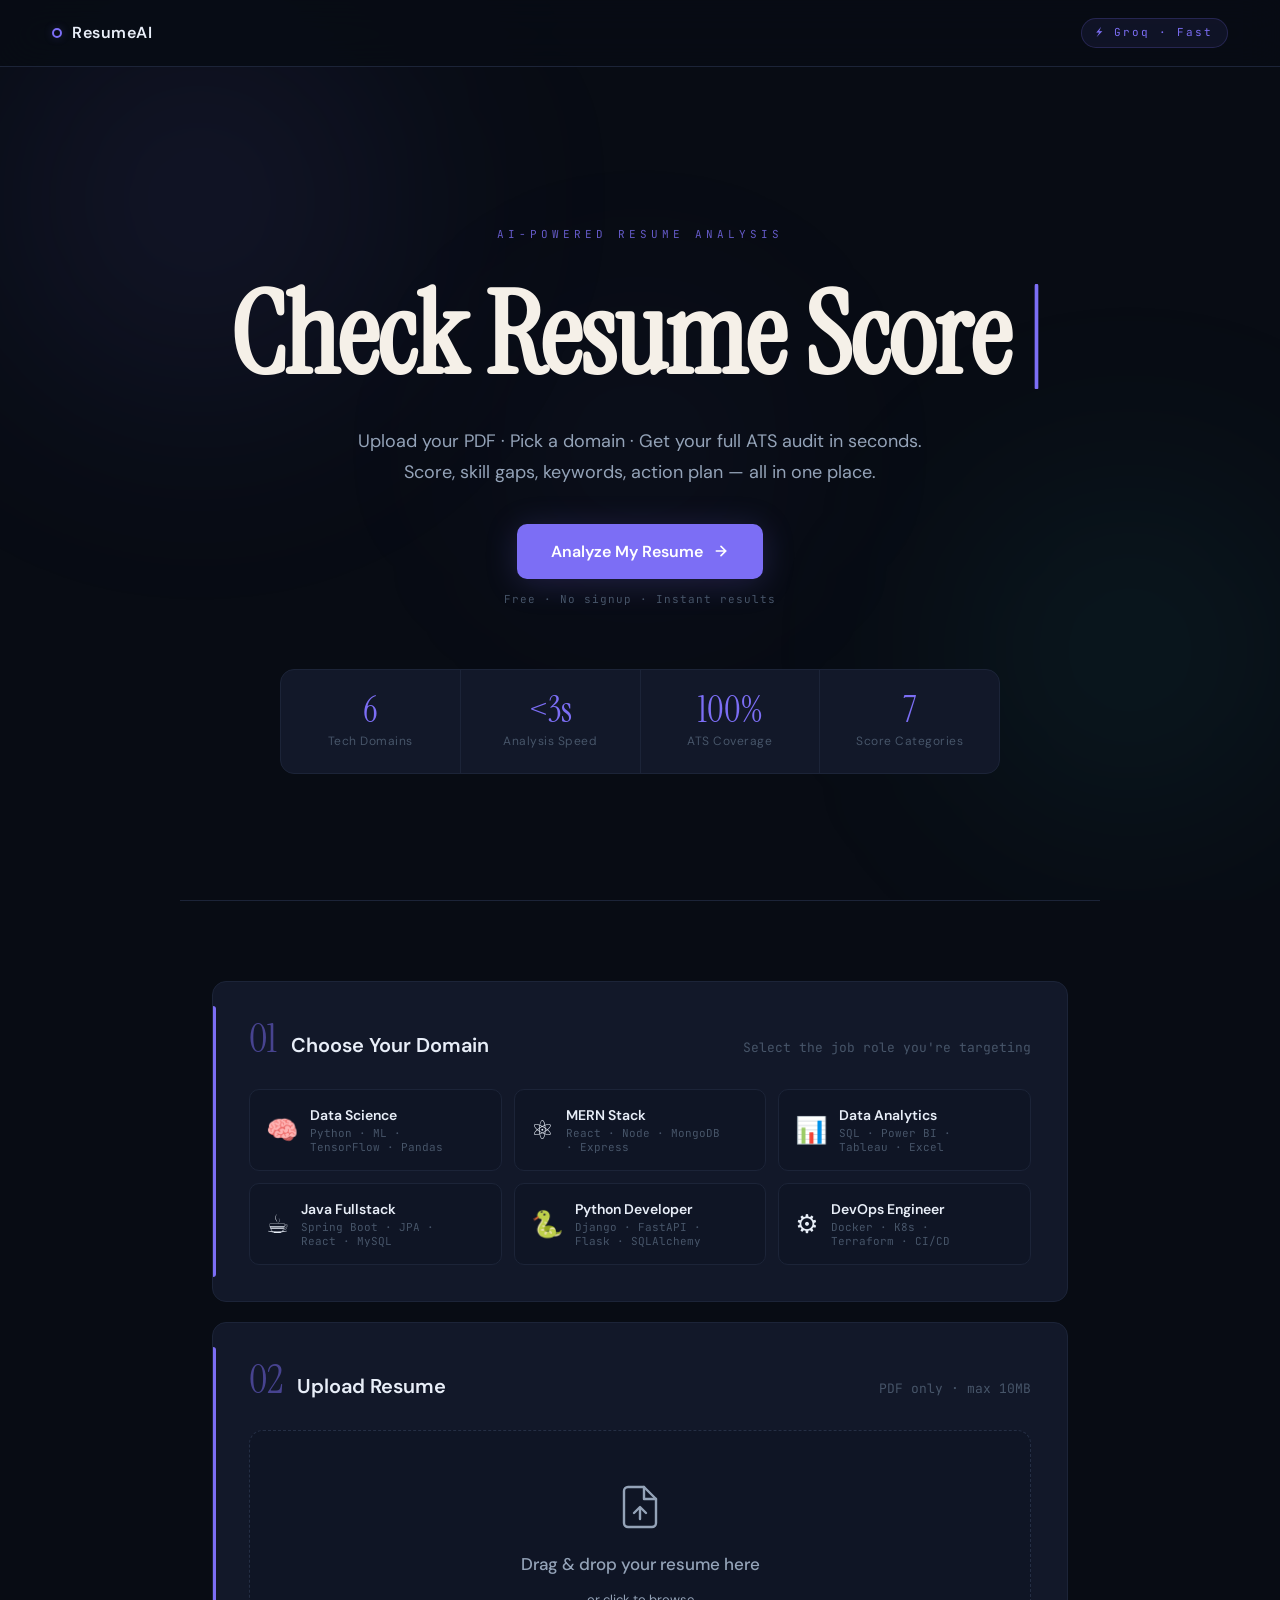
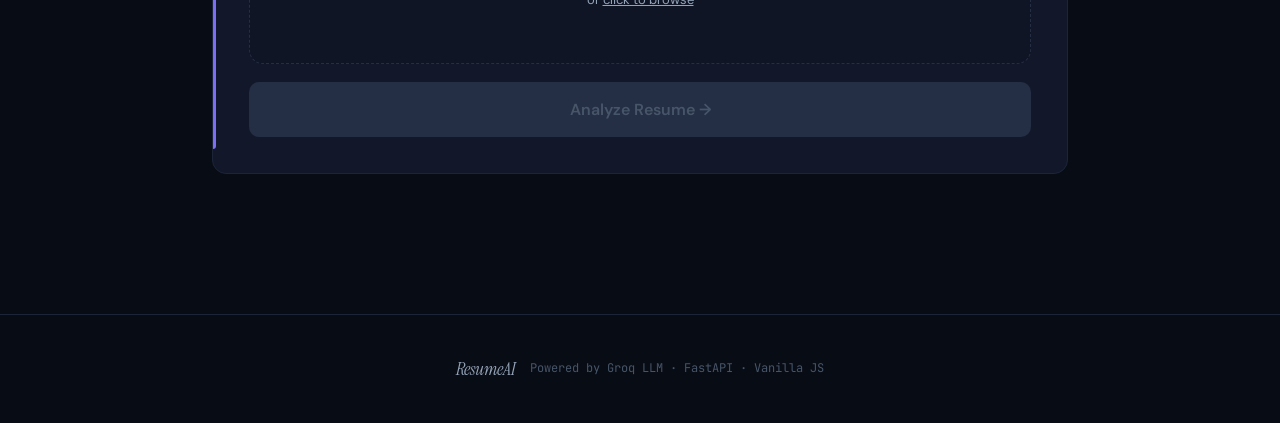
<file: Frontend/index.htm>
<!DOCTYPE html>
<html lang="en">
<head>
  <meta charset="UTF-8"/>
  <meta name="viewport" content="width=device-width, initial-scale=1.0"/>
  <title>ResumeAI — Check Your Resume Score</title>
  <link rel="stylesheet" href="style.css"/>
  <!-- Instrument Serif: editorial italic headline · DM Sans: clean body · JetBrains Mono: data -->
  <link href="https://fonts.googleapis.com/css2?family=DM+Sans:ital,wght@0,300;0,400;0,500;0,600;1,300&family=Instrument+Serif:ital@0;1&family=JetBrains+Mono:wght@400;500&display=swap" rel="stylesheet"/>
</head>
<body>

  <!-- ── NAVBAR ── -->
  <nav class="nav">
    <div class="nav-logo">
      <span class="logo-ring"></span>
      <span class="logo-text">ResumeAI</span>
    </div>
    <div class="nav-badge">⚡ Groq · Fast</div>
  </nav>

  <!-- ══════════════════════════════════════════
       HERO — typing headline, full viewport
  ══════════════════════════════════════════ -->
  <section class="hero">

    <!-- Soft ambient gradient blobs -->
    <div class="blob b1"></div>
    <div class="blob b2"></div>
    <div class="blob b3"></div>

    <!-- THE BIG TYPING HEADLINE -->
    <div class="headline-wrap">
      <div class="headline-eyebrow">AI-POWERED RESUME ANALYSIS</div>
      <h1 class="headline">
        <span id="typedText"></span><span class="cursor" id="cursor">|</span>
      </h1>
      <p class="headline-sub">
        Upload your PDF · Pick a domain · Get your full ATS audit in seconds.
        <br/>Score, skill gaps, keywords, action plan — all in one place.
      </p>
      <div class="headline-actions">
        <a href="#tool" class="cta-primary">
          Analyze My Resume
          <svg width="16" height="16" viewBox="0 0 24 24" fill="none" stroke="currentColor" stroke-width="2.5" stroke-linecap="round"><path d="M5 12h14M12 5l7 7-7 7"/></svg>
        </a>
        <div class="cta-meta">Free · No signup · Instant results</div>
      </div>
    </div>

    <!-- Feature strip at bottom of hero -->
    <div class="hero-strip">
      <div class="strip-item">
        <div class="si-num">6</div>
        <div class="si-label">Tech Domains</div>
      </div>
      <div class="strip-div"></div>
      <div class="strip-item">
        <div class="si-num">&lt;3s</div>
        <div class="si-label">Analysis Speed</div>
      </div>
      <div class="strip-div"></div>
      <div class="strip-item">
        <div class="si-num">100%</div>
        <div class="si-label">ATS Coverage</div>
      </div>
      <div class="strip-div"></div>
      <div class="strip-item">
        <div class="si-num">7</div>
        <div class="si-label">Score Categories</div>
      </div>
    </div>

  </section>

  <!-- ══════════════════════════════════════════
       ANALYZER TOOL
  ══════════════════════════════════════════ -->
  <main class="tool" id="tool">

    <!-- ── STEP 1: Domain ── -->
    <div class="step-block" id="panelDomain">
      <div class="step-label">
        <span class="sl-num">01</span>
        <span class="sl-title">Choose Your Domain</span>
        <span class="sl-sub">Select the job role you're targeting</span>
      </div>
      <div class="domain-grid">
        <button class="d-card" data-domain="Data Science">
          <span class="dc-icon">🧠</span>
          <div class="dc-body">
            <div class="dc-name">Data Science</div>
            <div class="dc-tags">Python · ML · TensorFlow · Pandas</div>
          </div>
          <span class="dc-check">✓</span>
        </button>
        <button class="d-card" data-domain="MERN Stack">
          <span class="dc-icon">⚛️</span>
          <div class="dc-body">
            <div class="dc-name">MERN Stack</div>
            <div class="dc-tags">React · Node · MongoDB · Express</div>
          </div>
          <span class="dc-check">✓</span>
        </button>
        <button class="d-card" data-domain="Data Analytics">
          <span class="dc-icon">📊</span>
          <div class="dc-body">
            <div class="dc-name">Data Analytics</div>
            <div class="dc-tags">SQL · Power BI · Tableau · Excel</div>
          </div>
          <span class="dc-check">✓</span>
        </button>
        <button class="d-card" data-domain="Java Fullstack">
          <span class="dc-icon">☕</span>
          <div class="dc-body">
            <div class="dc-name">Java Fullstack</div>
            <div class="dc-tags">Spring Boot · JPA · React · MySQL</div>
          </div>
          <span class="dc-check">✓</span>
        </button>
        <button class="d-card" data-domain="Python Developer">
          <span class="dc-icon">🐍</span>
          <div class="dc-body">
            <div class="dc-name">Python Developer</div>
            <div class="dc-tags">Django · FastAPI · Flask · SQLAlchemy</div>
          </div>
          <span class="dc-check">✓</span>
        </button>
        <button class="d-card" data-domain="DevOps Engineer">
          <span class="dc-icon">⚙️</span>
          <div class="dc-body">
            <div class="dc-name">DevOps Engineer</div>
            <div class="dc-tags">Docker · K8s · Terraform · CI/CD</div>
          </div>
          <span class="dc-check">✓</span>
        </button>
      </div>
    </div>

    <!-- ── STEP 2: Upload ── -->
    <div class="step-block" id="panelUpload">
      <div class="step-label">
        <span class="sl-num">02</span>
        <span class="sl-title">Upload Resume</span>
        <span class="sl-sub">PDF only · max 10MB</span>
      </div>

      <div class="dropzone" id="dropzone">
        <div class="dz-inner">
          <div class="dz-icon">
            <svg width="48" height="48" viewBox="0 0 24 24" fill="none" stroke="currentColor" stroke-width="1.2" stroke-linecap="round" stroke-linejoin="round">
              <path d="M14 2H6a2 2 0 0 0-2 2v16a2 2 0 0 0 2 2h12a2 2 0 0 0 2-2V8z"/>
              <polyline points="14 2 14 8 20 8"/>
              <line x1="12" y1="18" x2="12" y2="13"/>
              <polyline points="9 15 12 12 15 15"/>
            </svg>
          </div>
          <p class="dz-title">Drag & drop your resume here</p>
          <p class="dz-hint">or <u>click to browse</u></p>
          <div class="dz-name hidden" id="dzName">
            <span class="dz-name-icon">📄</span>
            <span id="dzNameText">resume.pdf</span>
          </div>
        </div>
        <input type="file" id="fileInput" accept=".pdf" hidden/>
      </div>

      <button class="analyze-btn" id="analyzeBtn" disabled>
        <span id="btnLabel">Analyze Resume →</span>
        <div id="btnSpinner" class="spinner hidden"></div>
      </button>

      <div class="progress-block hidden" id="progressBlock">
        <div class="pb-track"><div class="pb-fill" id="progFill"></div></div>
        <div class="pb-text" id="progStatus">Initializing...</div>
      </div>

      <div class="error-block hidden" id="errorBanner">
        <span class="eb-icon">⚠</span>
        <span id="errorText">An error occurred.</span>
      </div>
    </div>

    <!-- ══════════════════════════════
         RESULTS
    ══════════════════════════════ -->
    <div class="results hidden" id="results">

      <!-- Score + verdict -->
      <div class="r-top">
        <div class="r-ring-wrap">
          <svg viewBox="0 0 180 180" class="r-ring-svg">
            <circle class="rr-bg" cx="90" cy="90" r="74"/>
            <circle class="rr-fg" id="ringFg" cx="90" cy="90" r="74"
              stroke-dasharray="0 465" transform="rotate(-90 90 90)"/>
          </svg>
          <div class="r-ring-center">
            <div class="r-score" id="ringScore">--</div>
            <div class="r-score-lbl">ATS SCORE</div>
          </div>
        </div>
        <div class="r-meta">
          <div class="r-verdict" id="rVerdict">--</div>
          <div class="r-meta-grid">
            <div class="rmg-item">
              <span class="rmg-k">Domain</span>
              <span class="rmg-v" id="mDomain">--</span>
            </div>
            <div class="rmg-item">
              <span class="rmg-k">Experience</span>
              <span class="rmg-v" id="mExp">--</span>
            </div>
            <div class="rmg-item">
              <span class="rmg-k">Keywords Found</span>
              <span class="rmg-v" id="mKw">--</span>
            </div>
          </div>
          <div class="r-summary">
            <div class="rs-label">AI SUMMARY</div>
            <div class="rs-text" id="rSummary">--</div>
          </div>
        </div>
      </div>

      <!-- Section scores -->
      <div class="r-card">
        <div class="rc-title">Section Scores</div>
        <div id="sectionBars" class="bar-list"></div>
      </div>

      <!-- Skills -->
      <div class="r-card">
        <div class="rc-title">Skills Quality</div>
        <div id="skillsGrid" class="sk-grid"></div>
      </div>

      <!-- 3 columns -->
      <div class="r-three">
        <div class="r-card">
          <div class="rc-title rc-green">✅ Strengths</div>
          <ul id="strengthsList" class="tag-list tl-g"></ul>
        </div>
        <div class="r-card">
          <div class="rc-title rc-red">⚠️ Missing Sections</div>
          <ul id="missingSections" class="tag-list tl-r"></ul>
        </div>
        <div class="r-card">
          <div class="rc-title rc-amber">🔑 Missing Keywords</div>
          <ul id="missingKeywords" class="tag-list tl-a"></ul>
        </div>
      </div>

      <!-- Keywords found -->
      <div class="r-card">
        <div class="rc-title">🟢 Keywords Found</div>
        <div id="kwFound" class="kw-cloud"></div>
      </div>

      <!-- Action plan -->
      <div class="r-card">
        <div class="rc-title">💡 Action Plan</div>
        <div id="actionList" class="action-list"></div>
      </div>

      <div class="reset-row">
        <button id="resetBtn" class="reset-btn">← Analyze Another Resume</button>
      </div>
    </div>

  </main>

  <!-- ── FOOTER ── -->
  <footer class="footer">
    <span class="footer-brand">ResumeAI</span>
    <span>Powered by Groq LLM · FastAPI · Vanilla JS</span>
  </footer>

  <script src="app.js"></script>
</body>
</html>
</file>
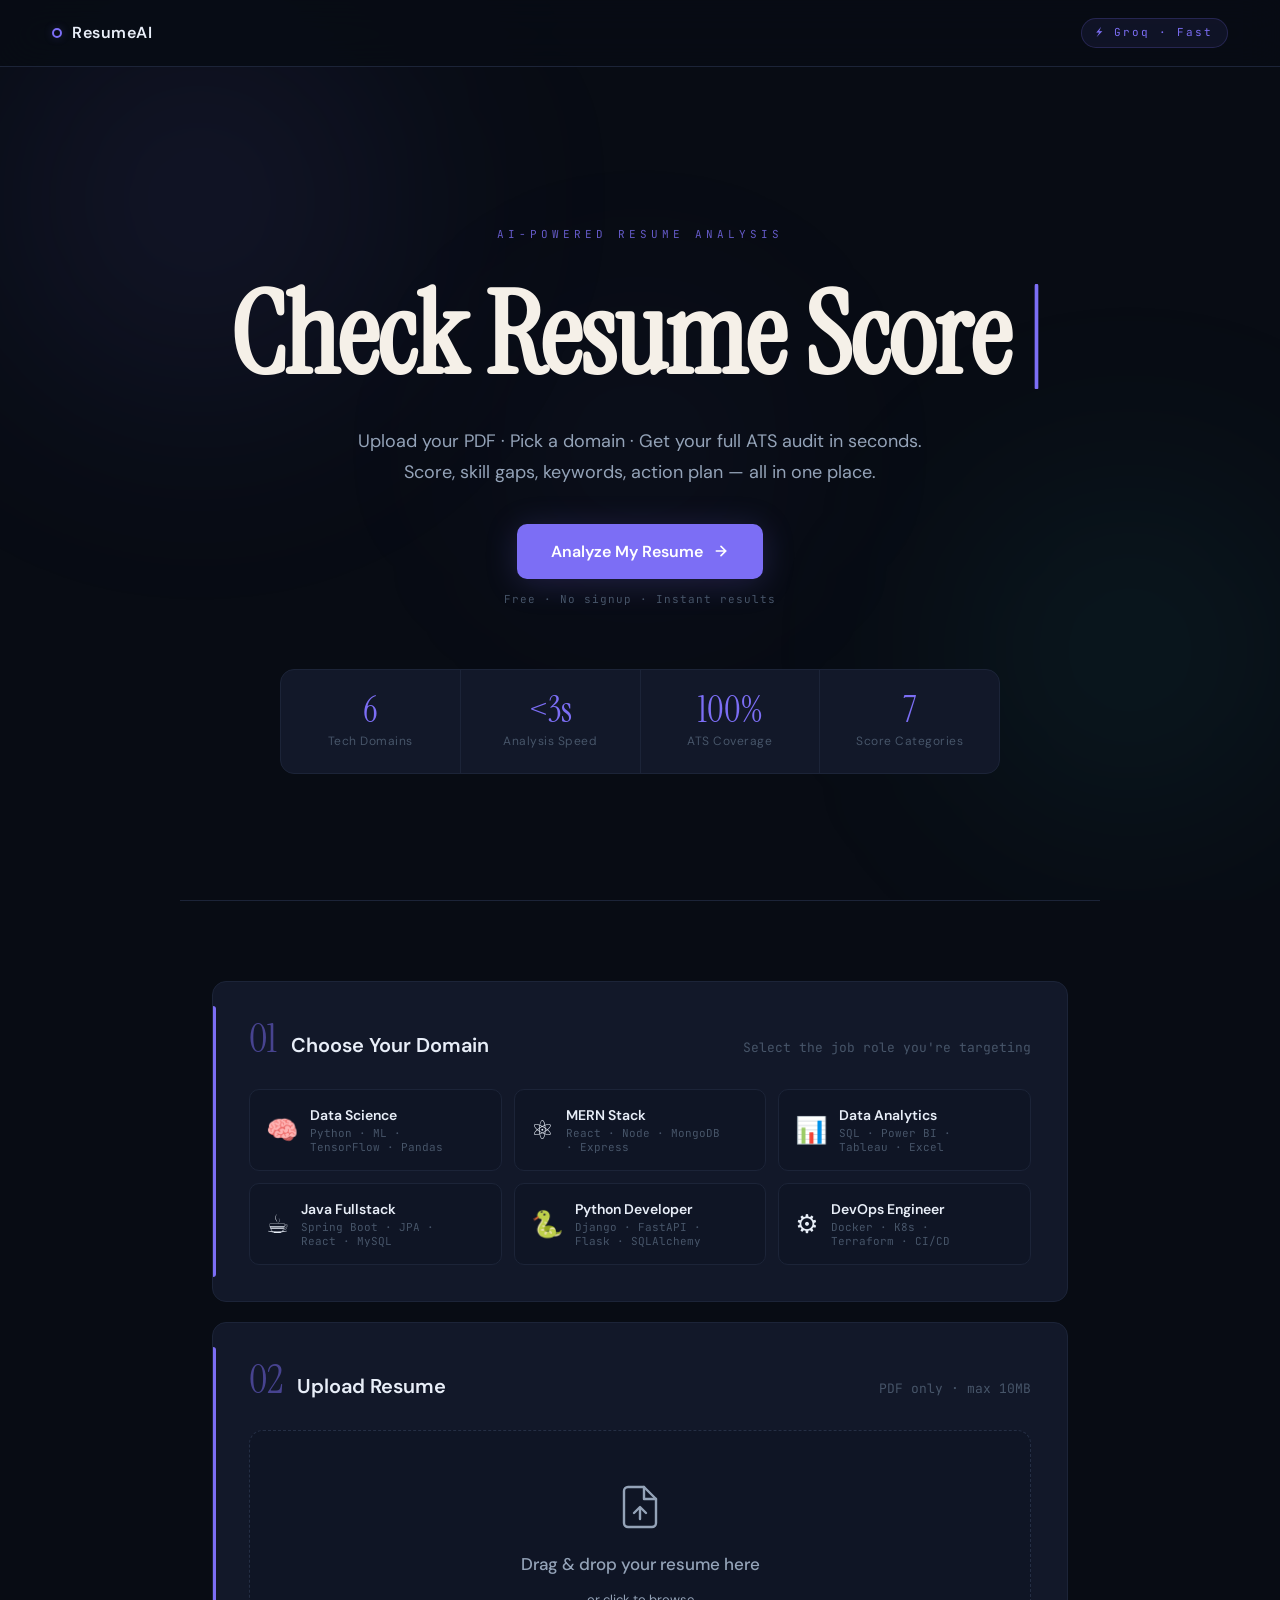
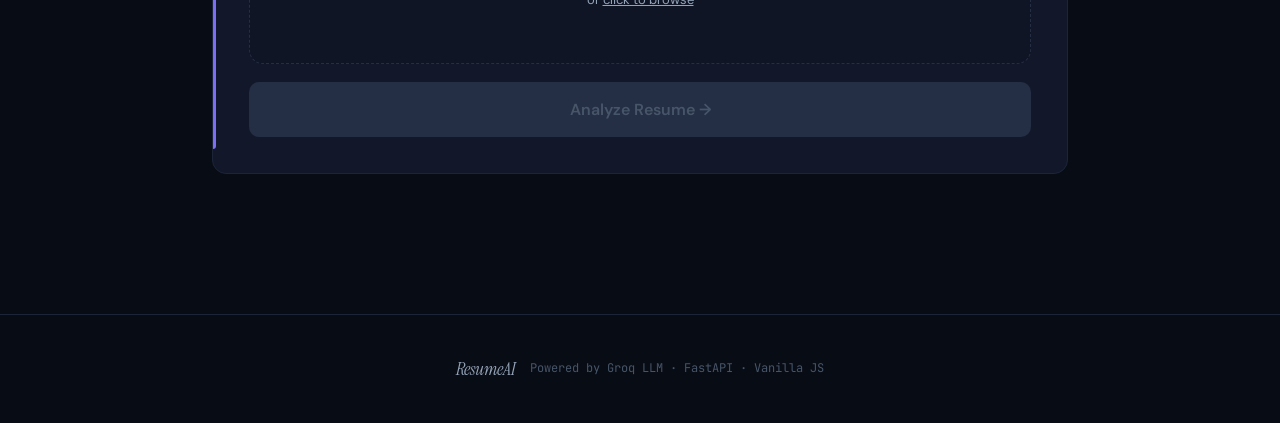
<file: Frontend/index.html>
<!DOCTYPE html>
<html lang="en">
<head>
  <meta charset="UTF-8"/>
  <meta name="viewport" content="width=device-width, initial-scale=1.0"/>
  <title>ResumeAI — Check Your Resume Score</title>
  <link rel="stylesheet" href="style.css"/>
  <!-- Instrument Serif: editorial italic headline · DM Sans: clean body · JetBrains Mono: data -->
  <link href="https://fonts.googleapis.com/css2?family=DM+Sans:ital,wght@0,300;0,400;0,500;0,600;1,300&family=Instrument+Serif:ital@0;1&family=JetBrains+Mono:wght@400;500&display=swap" rel="stylesheet"/>
</head>
<body>

  <!-- ── NAVBAR ── -->
  <nav class="nav">
    <div class="nav-logo">
      <span class="logo-ring"></span>
      <span class="logo-text">ResumeAI</span>
    </div>
    <div class="nav-badge">⚡ Groq · Fast</div>
  </nav>

  <!-- ══════════════════════════════════════════
       HERO — typing headline, full viewport
  ══════════════════════════════════════════ -->
  <section class="hero">

    <!-- Soft ambient gradient blobs -->
    <div class="blob b1"></div>
    <div class="blob b2"></div>
    <div class="blob b3"></div>

    <!-- THE BIG TYPING HEADLINE -->
    <div class="headline-wrap">
      <div class="headline-eyebrow">AI-POWERED RESUME ANALYSIS</div>
      <h1 class="headline">
        <span id="typedText"></span><span class="cursor" id="cursor">|</span>
      </h1>
      <p class="headline-sub">
        Upload your PDF · Pick a domain · Get your full ATS audit in seconds.
        <br/>Score, skill gaps, keywords, action plan — all in one place.
      </p>
      <div class="headline-actions">
        <a href="#tool" class="cta-primary">
          Analyze My Resume
          <svg width="16" height="16" viewBox="0 0 24 24" fill="none" stroke="currentColor" stroke-width="2.5" stroke-linecap="round"><path d="M5 12h14M12 5l7 7-7 7"/></svg>
        </a>
        <div class="cta-meta">Free · No signup · Instant results</div>
      </div>
    </div>

    <!-- Feature strip at bottom of hero -->
    <div class="hero-strip">
      <div class="strip-item">
        <div class="si-num">6</div>
        <div class="si-label">Tech Domains</div>
      </div>
      <div class="strip-div"></div>
      <div class="strip-item">
        <div class="si-num">&lt;3s</div>
        <div class="si-label">Analysis Speed</div>
      </div>
      <div class="strip-div"></div>
      <div class="strip-item">
        <div class="si-num">100%</div>
        <div class="si-label">ATS Coverage</div>
      </div>
      <div class="strip-div"></div>
      <div class="strip-item">
        <div class="si-num">7</div>
        <div class="si-label">Score Categories</div>
      </div>
    </div>

  </section>

  <!-- ══════════════════════════════════════════
       ANALYZER TOOL
  ══════════════════════════════════════════ -->
  <main class="tool" id="tool">

    <!-- ── STEP 1: Domain ── -->
    <div class="step-block" id="panelDomain">
      <div class="step-label">
        <span class="sl-num">01</span>
        <span class="sl-title">Choose Your Domain</span>
        <span class="sl-sub">Select the job role you're targeting</span>
      </div>
      <div class="domain-grid">
        <button class="d-card" data-domain="Data Science">
          <span class="dc-icon">🧠</span>
          <div class="dc-body">
            <div class="dc-name">Data Science</div>
            <div class="dc-tags">Python · ML · TensorFlow · Pandas</div>
          </div>
          <span class="dc-check">✓</span>
        </button>
        <button class="d-card" data-domain="MERN Stack">
          <span class="dc-icon">⚛️</span>
          <div class="dc-body">
            <div class="dc-name">MERN Stack</div>
            <div class="dc-tags">React · Node · MongoDB · Express</div>
          </div>
          <span class="dc-check">✓</span>
        </button>
        <button class="d-card" data-domain="Data Analytics">
          <span class="dc-icon">📊</span>
          <div class="dc-body">
            <div class="dc-name">Data Analytics</div>
            <div class="dc-tags">SQL · Power BI · Tableau · Excel</div>
          </div>
          <span class="dc-check">✓</span>
        </button>
        <button class="d-card" data-domain="Java Fullstack">
          <span class="dc-icon">☕</span>
          <div class="dc-body">
            <div class="dc-name">Java Fullstack</div>
            <div class="dc-tags">Spring Boot · JPA · React · MySQL</div>
          </div>
          <span class="dc-check">✓</span>
        </button>
        <button class="d-card" data-domain="Python Developer">
          <span class="dc-icon">🐍</span>
          <div class="dc-body">
            <div class="dc-name">Python Developer</div>
            <div class="dc-tags">Django · FastAPI · Flask · SQLAlchemy</div>
          </div>
          <span class="dc-check">✓</span>
        </button>
        <button class="d-card" data-domain="DevOps Engineer">
          <span class="dc-icon">⚙️</span>
          <div class="dc-body">
            <div class="dc-name">DevOps Engineer</div>
            <div class="dc-tags">Docker · K8s · Terraform · CI/CD</div>
          </div>
          <span class="dc-check">✓</span>
        </button>
      </div>
    </div>

    <!-- ── STEP 2: Upload ── -->
    <div class="step-block" id="panelUpload">
      <div class="step-label">
        <span class="sl-num">02</span>
        <span class="sl-title">Upload Resume</span>
        <span class="sl-sub">PDF only · max 10MB</span>
      </div>

      <div class="dropzone" id="dropzone">
        <div class="dz-inner">
          <div class="dz-icon">
            <svg width="48" height="48" viewBox="0 0 24 24" fill="none" stroke="currentColor" stroke-width="1.2" stroke-linecap="round" stroke-linejoin="round">
              <path d="M14 2H6a2 2 0 0 0-2 2v16a2 2 0 0 0 2 2h12a2 2 0 0 0 2-2V8z"/>
              <polyline points="14 2 14 8 20 8"/>
              <line x1="12" y1="18" x2="12" y2="13"/>
              <polyline points="9 15 12 12 15 15"/>
            </svg>
          </div>
          <p class="dz-title">Drag & drop your resume here</p>
          <p class="dz-hint">or <u>click to browse</u></p>
          <div class="dz-name hidden" id="dzName">
            <span class="dz-name-icon">📄</span>
            <span id="dzNameText">resume.pdf</span>
          </div>
        </div>
        <input type="file" id="fileInput" accept=".pdf" hidden/>
      </div>

      <button class="analyze-btn" id="analyzeBtn" disabled>
        <span id="btnLabel">Analyze Resume →</span>
        <div id="btnSpinner" class="spinner hidden"></div>
      </button>

      <div class="progress-block hidden" id="progressBlock">
        <div class="pb-track"><div class="pb-fill" id="progFill"></div></div>
        <div class="pb-text" id="progStatus">Initializing...</div>
      </div>

      <div class="error-block hidden" id="errorBanner">
        <span class="eb-icon">⚠</span>
        <span id="errorText">An error occurred.</span>
      </div>
    </div>

    <!-- ══════════════════════════════
         RESULTS
    ══════════════════════════════ -->
    <div class="results hidden" id="results">

      <!-- Score + verdict -->
      <div class="r-top">
        <div class="r-ring-wrap">
          <svg viewBox="0 0 180 180" class="r-ring-svg">
            <circle class="rr-bg" cx="90" cy="90" r="74"/>
            <circle class="rr-fg" id="ringFg" cx="90" cy="90" r="74"
              stroke-dasharray="0 465" transform="rotate(-90 90 90)"/>
          </svg>
          <div class="r-ring-center">
            <div class="r-score" id="ringScore">--</div>
            <div class="r-score-lbl">ATS SCORE</div>
          </div>
        </div>
        <div class="r-meta">
          <div class="r-verdict" id="rVerdict">--</div>
          <div class="r-meta-grid">
            <div class="rmg-item">
              <span class="rmg-k">Domain</span>
              <span class="rmg-v" id="mDomain">--</span>
            </div>
            <div class="rmg-item">
              <span class="rmg-k">Experience</span>
              <span class="rmg-v" id="mExp">--</span>
            </div>
            <div class="rmg-item">
              <span class="rmg-k">Keywords Found</span>
              <span class="rmg-v" id="mKw">--</span>
            </div>
          </div>
          <div class="r-summary">
            <div class="rs-label">AI SUMMARY</div>
            <div class="rs-text" id="rSummary">--</div>
          </div>
        </div>
      </div>

      <!-- Section scores -->
      <div class="r-card">
        <div class="rc-title">Section Scores</div>
        <div id="sectionBars" class="bar-list"></div>
      </div>

      <!-- Skills -->
      <div class="r-card">
        <div class="rc-title">Skills Quality</div>
        <div id="skillsGrid" class="sk-grid"></div>
      </div>

      <!-- 3 columns -->
      <div class="r-three">
        <div class="r-card">
          <div class="rc-title rc-green">✅ Strengths</div>
          <ul id="strengthsList" class="tag-list tl-g"></ul>
        </div>
        <div class="r-card">
          <div class="rc-title rc-red">⚠️ Missing Sections</div>
          <ul id="missingSections" class="tag-list tl-r"></ul>
        </div>
        <div class="r-card">
          <div class="rc-title rc-amber">🔑 Missing Keywords</div>
          <ul id="missingKeywords" class="tag-list tl-a"></ul>
        </div>
      </div>

      <!-- Keywords found -->
      <div class="r-card">
        <div class="rc-title">🟢 Keywords Found</div>
        <div id="kwFound" class="kw-cloud"></div>
      </div>

      <!-- Action plan -->
      <div class="r-card">
        <div class="rc-title">💡 Action Plan</div>
        <div id="actionList" class="action-list"></div>
      </div>

      <div class="reset-row">
        <button id="resetBtn" class="reset-btn">← Analyze Another Resume</button>
      </div>
    </div>

  </main>

  <!-- ── FOOTER ── -->
  <footer class="footer">
    <span class="footer-brand">ResumeAI</span>
    <span>Powered by Groq LLM · FastAPI · Vanilla JS</span>
  </footer>

  <script src="app.js"></script>
</body>
</html>
</file>
<file: Frontend/style.css>
/* ══════════════════════════════════════════════
   DESIGN DIRECTION: Soft editorial luxury
   ─────────────────────────────────────────────
   • Near-black deep navy background (#080c14)
   • Warm cream headline text — huge Instrument Serif
   • Soft violet + teal accent system (NOT green on black)
   • DM Sans for everything UI, JetBrains Mono for data
   • Gentle gradient blobs for depth, no harsh borders
   • UNFORGETTABLE: the massive italic serif headline with
     typing animation in a sea of near-dark blue feels like
     a premium SaaS product — not a hacker tool
══════════════════════════════════════════════ */

:root {
  /* Backgrounds */
  --bg:        #080c14;
  --bg2:       #0c1120;
  --surface:   #0f1525;
  --card:      #121829;
  --card-h:    #161e30;

  /* Borders */
  --bdr:       #1c2438;
  --bdr2:      #242e44;

  /* Accent — violet/indigo primary */
  --accent:    #7c6ef5;
  --accent-d:  #7c6ef515;
  --accent-g:  #7c6ef535;

  /* Accent 2 — teal */
  --teal:      #2dd4bf;
  --teal-d:    #2dd4bf15;

  /* Semantic colors */
  --green:     #34d399;
  --green-d:   #34d39918;
  --red:       #f87171;
  --red-d:     #f8717118;
  --amber:     #fbbf24;
  --amber-d:   #fbbf2418;

  /* Text */
  --text:      #e8eef8;
  --text-2:    #94a3b8;
  --text-3:    #475569;
  --cream:     #f5f0e8;   /* headline color */

  /* Fonts */
  --serif:     'Instrument Serif', Georgia, serif;
  --sans:      'DM Sans', system-ui, sans-serif;
  --mono:      'JetBrains Mono', monospace;

  --r:         14px;
  --r-sm:      10px;
}

/* ── RESET ── */
*, *::before, *::after { box-sizing: border-box; margin: 0; padding: 0; }
html { scroll-behavior: smooth; }
body {
  background: var(--bg);
  color: var(--text);
  font-family: var(--sans);
  overflow-x: hidden;
  line-height: 1.6;
}
::-webkit-scrollbar { width: 5px; }
::-webkit-scrollbar-track { background: var(--bg); }
::-webkit-scrollbar-thumb { background: var(--bdr2); border-radius: 3px; }

/* ── NAVBAR ── */
.nav {
  position: fixed; top: 0; left: 0; right: 0; z-index: 100;
  display: flex; align-items: center; justify-content: space-between;
  padding: 18px 52px;
  background: rgba(8,12,20,0.85);
  backdrop-filter: blur(20px);
  border-bottom: 1px solid var(--bdr);
}
.nav-logo { display: flex; align-items: center; gap: 10px; }
.logo-ring {
  width: 10px; height: 10px; border-radius: 50%;
  border: 2px solid var(--accent);
  box-shadow: 0 0 10px var(--accent-g);
  animation: pulse 2.5s ease-in-out infinite;
}
@keyframes pulse { 0%,100% { opacity:1; box-shadow:0 0 10px var(--accent-g); } 50% { opacity:0.5; box-shadow:0 0 4px transparent; } }
.logo-text { font-family: var(--sans); font-size: 16px; font-weight: 600; letter-spacing: 0.5px; }
.nav-badge {
  font-family: var(--mono); font-size: 11px; letter-spacing: 2px;
  color: var(--accent); background: var(--accent-d);
  border: 1px solid var(--accent-g); border-radius: 100px; padding: 5px 14px;
}

/* ══════════════════════════════════════════════
   HERO
══════════════════════════════════════════════ */
.hero {
  min-height: 100vh;
  display: flex; flex-direction: column;
  align-items: center; justify-content: center;
  padding: 100px 40px 0;
  position: relative;
  overflow: hidden;
  text-align: center;
}

/* Ambient blobs */
.blob {
  position: absolute; border-radius: 50%;
  filter: blur(100px); pointer-events: none; z-index: 0;
}
.b1 {
  width: 600px; height: 600px;
  background: radial-gradient(circle, #7c6ef520, transparent 70%);
  top: -100px; left: -100px;
  animation: blobDrift 18s ease-in-out infinite alternate;
}
.b2 {
  width: 500px; height: 500px;
  background: radial-gradient(circle, #2dd4bf18, transparent 70%);
  bottom: 0; right: -100px;
  animation: blobDrift 22s ease-in-out infinite alternate-reverse;
}
.b3 {
  width: 400px; height: 400px;
  background: radial-gradient(circle, #7c6ef510, transparent 70%);
  top: 50%; left: 50%; transform: translate(-50%, -50%);
}
@keyframes blobDrift {
  from { transform: translate(0, 0); }
  to   { transform: translate(40px, 30px); }
}

/* Headline */
.headline-wrap {
  position: relative; z-index: 1;
  max-width: 900px;
  display: flex; flex-direction: column; align-items: center; gap: 28px;
}
.headline-eyebrow {
  font-family: var(--mono); font-size: 11px; letter-spacing: 4px;
  color: var(--accent); opacity: 0.8;
}

/* THE BIG HEADLINE */
.headline {
  font-family: var(--serif);
  font-size: clamp(56px, 9vw, 118px);
  line-height: 1.05;
  color: var(--cream);
  letter-spacing: -1px;
  min-height: 1.1em;   /* prevents layout shift while typing */
  display: flex; align-items: center; justify-content: center;
  flex-wrap: wrap; gap: 0 12px;
}
/* Blinking caret */
.cursor {
  color: var(--accent);
  animation: caretBlink 0.85s step-end infinite;
  font-weight: 300;
}
@keyframes caretBlink { 0%,100% { opacity:1; } 50% { opacity:0; } }

.headline-sub {
  font-size: 18px; line-height: 1.7; color: var(--text-2);
  max-width: 580px;
}
.headline-actions {
  display: flex; flex-direction: column; align-items: center; gap: 12px;
  margin-top: 8px;
}
.cta-primary {
  display: inline-flex; align-items: center; gap: 10px;
  padding: 15px 34px; border-radius: var(--r-sm);
  background: var(--accent);
  color: #fff; font-size: 16px; font-weight: 600;
  text-decoration: none; transition: all 0.2s;
  box-shadow: 0 4px 32px var(--accent-g);
}
.cta-primary:hover { transform: translateY(-2px); box-shadow: 0 8px 48px #7c6ef555; }
.cta-meta { font-family: var(--mono); font-size: 11px; color: var(--text-3); letter-spacing: 1px; }

/* Bottom feature strip */
.hero-strip {
  position: relative; z-index: 1;
  width: 100%; max-width: 720px;
  display: flex; align-items: stretch;
  background: var(--card); border: 1px solid var(--bdr);
  border-radius: var(--r); overflow: hidden;
  margin-top: 60px;
  margin-bottom: 0;
}
.strip-item {
  flex: 1; padding: 22px 20px; text-align: center;
  transition: background 0.15s;
}
.strip-item:hover { background: var(--card-h); }
.si-num {
  font-family: var(--serif);
  font-size: 36px; color: var(--accent); line-height: 1;
  margin-bottom: 4px;
}
.si-label { font-size: 12px; color: var(--text-3); letter-spacing: 0.5px; }
.strip-div { width: 1px; background: var(--bdr); align-self: stretch; }

/* ══════════════════════════════════════════════
   TOOL SECTION
══════════════════════════════════════════════ */
.tool {
  max-width: 920px; margin: 0 auto;
  padding: 80px 32px 120px;
  border-top: 1px solid var(--bdr);
  margin-top: 0;
}

/* Step block */
.step-block {
  background: var(--card); border: 1px solid var(--bdr);
  border-radius: var(--r); padding: 36px;
  margin-bottom: 20px; position: relative; overflow: hidden;
}
/* subtle left accent bar */
.step-block::before {
  content: ''; position: absolute;
  left: 0; top: 24px; bottom: 24px;
  width: 3px; background: var(--accent);
  border-radius: 0 3px 3px 0;
}
.step-label {
  display: flex; align-items: baseline; gap: 14px;
  margin-bottom: 28px; flex-wrap: wrap;
}
.sl-num {
  font-family: var(--serif); font-size: 40px; color: var(--accent);
  line-height: 1; opacity: 0.5;
}
.sl-title { font-size: 20px; font-weight: 600; }
.sl-sub { font-size: 13px; color: var(--text-3); font-family: var(--mono); margin-left: auto; }

/* ── Domain grid ── */
.domain-grid {
  display: grid; grid-template-columns: repeat(3, 1fr); gap: 12px;
}
.d-card {
  background: var(--surface); border: 1px solid var(--bdr);
  border-radius: var(--r-sm); padding: 16px;
  cursor: pointer; display: flex; align-items: center; gap: 12px;
  transition: all 0.18s; text-align: left; color: var(--text);
  font-family: var(--sans);
}
.d-card:hover { border-color: var(--accent); background: var(--accent-d); }
.d-card.active {
  border-color: var(--accent);
  background: var(--accent-d);
  box-shadow: 0 0 0 2px var(--accent-g);
}
.dc-icon { font-size: 26px; flex-shrink: 0; }
.dc-body { flex: 1; min-width: 0; }
.dc-name { font-size: 14px; font-weight: 600; margin-bottom: 2px; }
.dc-tags { font-size: 11px; color: var(--text-3); font-family: var(--mono); }
.dc-check { color: var(--accent); opacity: 0; font-weight: 700; font-size: 14px; transition: opacity 0.15s; }
.d-card.active .dc-check { opacity: 1; }

/* ── Dropzone ── */
.dropzone {
  border: 1.5px dashed var(--bdr2); border-radius: var(--r);
  padding: 52px 24px; text-align: center; cursor: pointer;
  transition: all 0.2s; background: var(--surface); color: var(--text-2);
}
.dropzone:hover, .dropzone.over {
  border-color: var(--accent); background: var(--accent-d); color: var(--accent);
  box-shadow: 0 0 32px var(--accent-g) inset;
}
.dropzone.has-file {
  border-style: solid; border-color: var(--green);
  background: var(--green-d); color: var(--green);
}
.dz-inner { display: flex; flex-direction: column; align-items: center; gap: 12px; }
.dz-icon { transition: transform 0.2s; }
.dropzone:hover .dz-icon { transform: translateY(-5px); }
.dz-icon svg { stroke: currentColor; }
.dz-title { font-size: 17px; font-weight: 500; }
.dz-hint  { font-size: 13px; }
.dz-name  {
  display: flex; align-items: center; gap: 8px;
  background: var(--card); border: 1px solid var(--green);
  border-radius: 100px; padding: 7px 18px;
  font-family: var(--mono); font-size: 13px; color: var(--green);
}
.dz-name-icon { font-size: 16px; }

/* ── Analyze button ── */
.analyze-btn {
  width: 100%; margin-top: 18px; padding: 17px;
  background: var(--accent); border: none; border-radius: var(--r-sm);
  color: #fff; font-family: var(--sans); font-size: 16px; font-weight: 600;
  cursor: pointer; transition: all 0.2s;
  display: flex; align-items: center; justify-content: center; gap: 10px;
  box-shadow: 0 4px 28px var(--accent-g);
}
.analyze-btn:hover:not(:disabled) { transform: translateY(-2px); box-shadow: 0 8px 40px #7c6ef560; }
.analyze-btn:disabled { background: var(--bdr2); color: var(--text-3); cursor: not-allowed; box-shadow: none; }
.spinner {
  width: 18px; height: 18px; border-radius: 50%;
  border: 2px solid rgba(255,255,255,0.3); border-top-color: #fff;
  animation: spin 0.7s linear infinite;
}
@keyframes spin { to { transform: rotate(360deg); } }

/* Progress */
.progress-block { margin-top: 16px; }
.pb-track { height: 3px; background: var(--bdr); border-radius: 2px; overflow: hidden; margin-bottom: 10px; }
.pb-fill  { height: 100%; width: 0; background: var(--accent); border-radius: 2px; transition: width 0.5s ease; box-shadow: 0 0 8px var(--accent-g); }
.pb-text  { font-family: var(--mono); font-size: 12px; color: var(--accent); letter-spacing: 1px; }

/* Error */
.error-block {
  margin-top: 14px; padding: 12px 16px;
  background: var(--red-d); border: 1px solid #f8717130;
  border-radius: var(--r-sm); color: var(--red);
  font-family: var(--mono); font-size: 13px;
  display: flex; gap: 10px;
}

/* ══════════════════════════════════════════════
   RESULTS
══════════════════════════════════════════════ */
.results { margin-top: 20px; animation: fadeUp 0.4s ease; }
@keyframes fadeUp { from { opacity:0; transform:translateY(16px); } to { opacity:1; transform:translateY(0); } }

/* Score top block */
.r-top {
  background: var(--card); border: 1px solid var(--bdr);
  border-radius: var(--r); padding: 40px;
  display: grid; grid-template-columns: auto 1fr;
  gap: 48px; align-items: start; margin-bottom: 16px;
}
.r-ring-wrap { position: relative; width: 180px; height: 180px; flex-shrink: 0; }
.r-ring-svg  { width: 100%; height: 100%; }
.rr-bg { fill: none; stroke: var(--bdr2); stroke-width: 10; }
.rr-fg {
  fill: none; stroke: var(--accent); stroke-width: 10; stroke-linecap: round;
  transition: stroke-dasharray 1.4s cubic-bezier(0.4,0,0.2,1);
  filter: drop-shadow(0 0 8px var(--accent-g));
}
.r-ring-center {
  position: absolute; inset: 0;
  display: flex; flex-direction: column; align-items: center; justify-content: center;
}
.r-score { font-family: var(--serif); font-size: 56px; color: var(--accent); line-height: 1; }
.r-score-lbl { font-family: var(--mono); font-size: 9px; letter-spacing: 3px; color: var(--text-3); }

.r-meta { display: flex; flex-direction: column; gap: 18px; }
.r-verdict {
  display: inline-block;
  font-family: var(--serif); font-style: italic; font-size: 26px;
  padding: 4px 16px; border-radius: var(--r-sm);
}
.v-Excellent { color: var(--green);  background: var(--green-d);  border: 1px solid #34d39930; }
.v-Good      { color: var(--teal);   background: var(--teal-d);   border: 1px solid #2dd4bf30; }
.v-Needs-Work{ color: var(--amber);  background: var(--amber-d);  border: 1px solid #fbbf2430; }
.v-Poor      { color: var(--red);    background: var(--red-d);    border: 1px solid #f8717130; }

.r-meta-grid { display: grid; grid-template-columns: repeat(3,1fr); gap: 12px; }
.rmg-item { background: var(--surface); border: 1px solid var(--bdr); border-radius: var(--r-sm); padding: 12px 14px; }
.rmg-k { display: block; font-family: var(--mono); font-size: 10px; letter-spacing: 2px; color: var(--text-3); margin-bottom: 5px; }
.rmg-v { font-size: 15px; font-weight: 600; }

.r-summary { background: var(--surface); border: 1px solid var(--bdr); border-radius: var(--r-sm); padding: 16px; }
.rs-label { font-family: var(--mono); font-size: 10px; letter-spacing: 2px; color: var(--text-3); margin-bottom: 8px; }
.rs-text  { font-size: 14px; line-height: 1.7; color: var(--text-2); }

/* Generic result card */
.r-card {
  background: var(--card); border: 1px solid var(--bdr);
  border-radius: var(--r); padding: 28px; margin-bottom: 16px;
}
.rc-title {
  font-size: 14px; font-weight: 600; color: var(--text-2);
  letter-spacing: 0.5px; margin-bottom: 20px;
  padding-bottom: 12px; border-bottom: 1px solid var(--bdr);
}
.rc-green { color: var(--green); }
.rc-red   { color: var(--red); }
.rc-amber { color: var(--amber); }

/* Bars */
.bar-list { display: flex; flex-direction: column; gap: 14px; }
.bar-row  { display: flex; align-items: center; gap: 14px; }
.bar-label{ font-size: 13px; min-width: 175px; color: var(--text-2); font-family: var(--mono); }
.bar-track{ flex: 1; height: 6px; background: var(--bdr); border-radius: 3px; overflow: hidden; }
.bar-fill { height: 100%; border-radius: 3px; transition: width 1.2s cubic-bezier(0.4,0,0.2,1); }
.bar-val  { font-family: var(--mono); font-size: 12px; min-width: 32px; text-align: right; }

/* Skills grid */
.sk-grid { display: grid; grid-template-columns: repeat(2,1fr); gap: 12px; }
.sk-item { background: var(--surface); border: 1px solid var(--bdr); border-radius: var(--r-sm); padding: 14px 16px; }
.sk-top  { display: flex; justify-content: space-between; align-items: center; margin-bottom: 10px; }
.sk-name { font-size: 13px; font-weight: 600; font-family: var(--mono); }
.sk-badge{ font-size: 10px; letter-spacing: 1px; padding: 2px 8px; border-radius: 100px; }
.sb-y { background: var(--green-d); color: var(--green); border: 1px solid #34d39930; }
.sb-n { background: var(--red-d);   color: var(--red);   border: 1px solid #f8717130; }
.sk-track{ height: 4px; background: var(--bdr); border-radius: 2px; overflow: hidden; }
.sk-bar  { height: 100%; border-radius: 2px; transition: width 1.2s cubic-bezier(0.4,0,0.2,1); }

/* 3-col */
.r-three { display: grid; grid-template-columns: repeat(3,1fr); gap: 16px; margin-bottom: 16px; }
.tag-list { list-style: none; display: flex; flex-direction: column; gap: 8px; }
.tag-list li { font-family: var(--mono); font-size: 12px; line-height: 1.5; padding: 8px 12px; border-radius: var(--r-sm); }
.tl-g li { background: var(--green-d); color: #6ee7b7; border: 1px solid #34d39920; }
.tl-r li { background: var(--red-d);   color: #fca5a5; border: 1px solid #f8717120; }
.tl-a li { background: var(--amber-d); color: var(--amber); border: 1px solid #fbbf2420; }

/* Keywords */
.kw-cloud { display: flex; flex-wrap: wrap; gap: 8px; }
.kw-tag {
  background: var(--accent-d); border: 1px solid var(--accent-g);
  color: var(--accent); font-family: var(--mono); font-size: 12px;
  padding: 4px 12px; border-radius: 100px; transition: all 0.15s;
}
.kw-tag:hover { background: var(--accent); color: #fff; cursor: default; }

/* Action list */
.action-list { display: flex; flex-direction: column; gap: 10px; }
.act-item {
  display: flex; gap: 14px; padding: 14px 16px;
  border-radius: var(--r-sm); border-left: 3px solid;
}
.act-high   { background: #f8717108; border-color: var(--red); }
.act-medium { background: #fbbf2408; border-color: var(--amber); }
.act-low    { background: #7c6ef508; border-color: var(--accent); }
.act-pri { font-family: var(--mono); font-size: 10px; letter-spacing: 1px; font-weight: 700; min-width: 48px; padding-top: 2px; }
.act-high   .act-pri { color: var(--red); }
.act-medium .act-pri { color: var(--amber); }
.act-low    .act-pri { color: var(--accent); }
.act-txt { font-size: 14px; line-height: 1.6; color: var(--text-2); }

/* Reset */
.reset-row { text-align: center; margin-top: 28px; }
.reset-btn {
  background: transparent; border: 1px solid var(--bdr2);
  color: var(--text-3); padding: 12px 28px;
  font-family: var(--sans); font-size: 14px; font-weight: 500;
  border-radius: var(--r-sm); cursor: pointer; transition: all 0.18s;
}
.reset-btn:hover { border-color: var(--accent); color: var(--accent); }

/* ── FOOTER ── */
.footer {
  display: flex; align-items: center; justify-content: center; gap: 14px;
  text-align: center; padding: 40px 24px;
  border-top: 1px solid var(--bdr);
  font-family: var(--mono); font-size: 12px; color: var(--text-3);
}
.footer-brand { font-family: var(--serif); font-size: 18px; color: var(--text-2); font-style: italic; }
.footer-sep   { opacity: 0.3; }

/* ── UTIL ── */
.hidden { display: none !important; }

/* ── RESPONSIVE ── */
@media (max-width: 860px) {
  .nav      { padding: 14px 24px; }
  .hero     { padding: 90px 24px 0; }
  .headline { font-size: clamp(44px, 11vw, 80px); }
  .tool     { padding: 60px 20px 80px; }
  .domain-grid { grid-template-columns: repeat(2,1fr); }
  .r-top    { grid-template-columns: 1fr; gap: 28px; }
  .r-meta-grid { grid-template-columns: repeat(3,1fr); }
  .r-three  { grid-template-columns: 1fr; }
  .sk-grid  { grid-template-columns: 1fr; }
}
@media (max-width: 560px) {
  .headline { font-size: 42px; }
  .hero-strip { flex-direction: column; }
  .strip-div  { width: 100%; height: 1px; }
  .domain-grid { grid-template-columns: 1fr; }
  .r-meta-grid { grid-template-columns: 1fr; }
}
</file>
